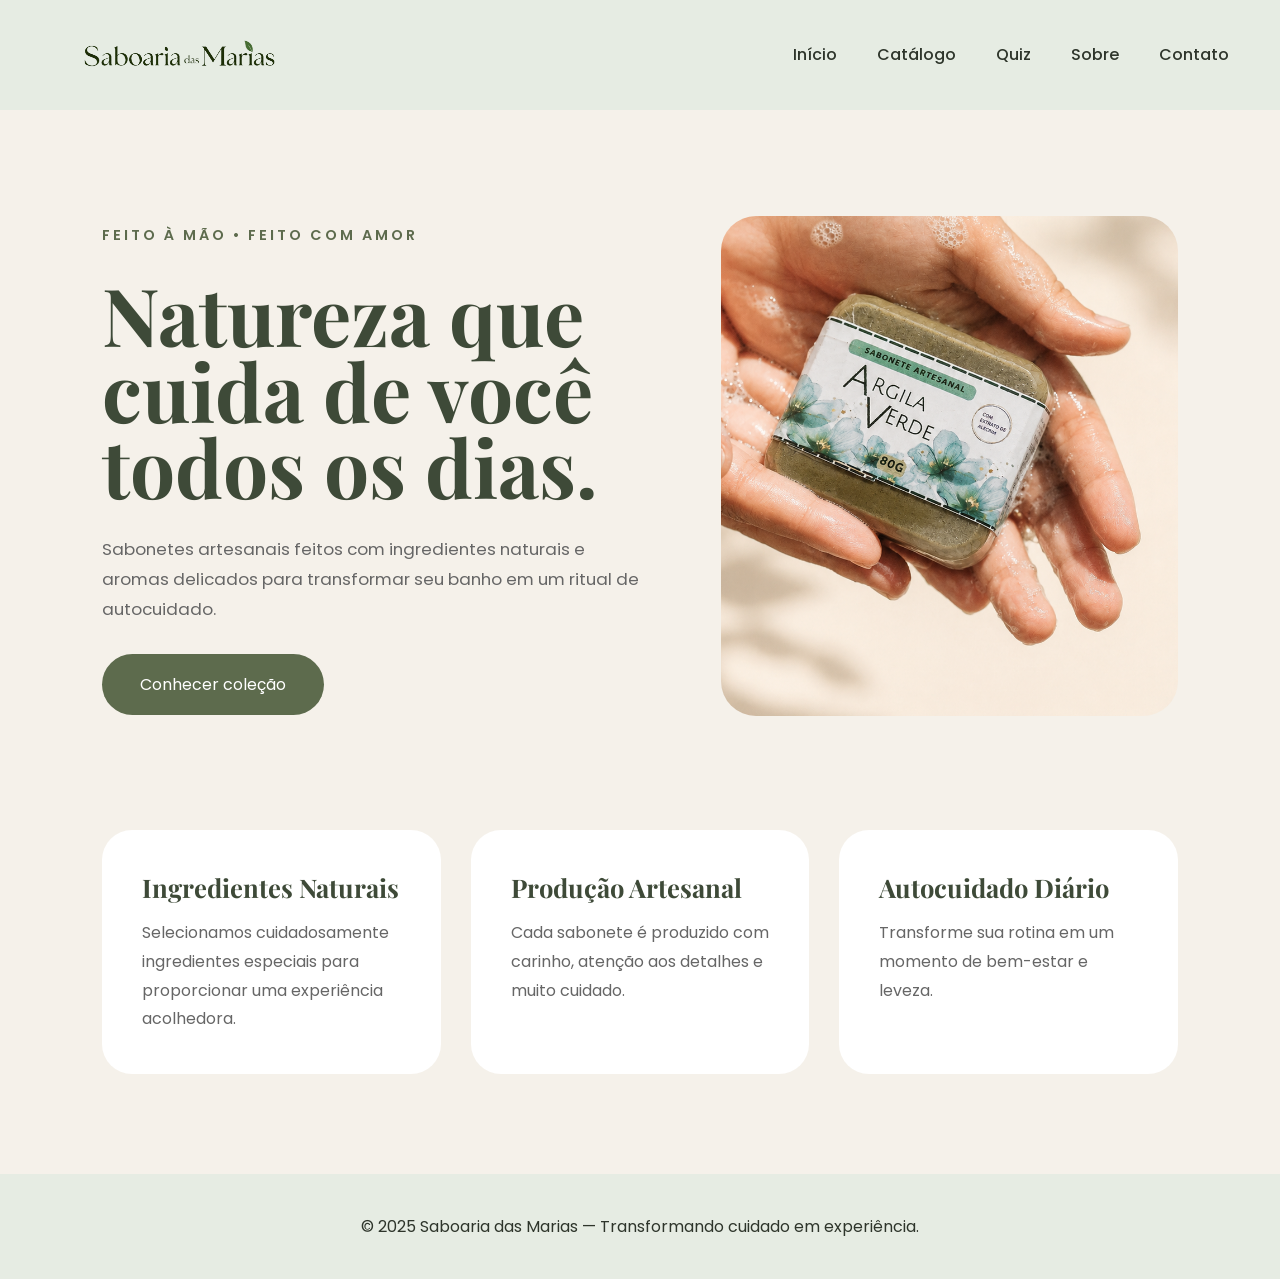
<file: index.html>
<!DOCTYPE html>
<html lang="pt-BR">

<head>

    <meta charset="UTF-8">

    <meta name="viewport" content="width=device-width, initial-scale=1.0">

    <title>Saboaria das Marias</title>

    <!-- FONTES -->
    <link rel="preconnect" href="https://fonts.googleapis.com">

    <link rel="preconnect" href="https://fonts.gstatic.com" crossorigin>

    <link
        href="https://fonts.googleapis.com/css2?family=Playfair+Display:wght@400;600;700&family=Poppins:wght@300;400;500;600&display=swap"
        rel="stylesheet">

    <!-- CSS -->
    <link rel="stylesheet" href="css/style.css">

</head>

<body>

    <!-- HEADER -->
    <header class="header">

        <img src="imagens/logo/logo.png" alt="Logo da Saboaria das Marias" class="logo">

        <nav>

            <ul class="nav-list">

                <li>
                    <a href="index.html">
                        Início
                    </a>
                </li>

                <li>
                    <a href="catalogo.html">
                        Catálogo
                    </a>
                </li>

                <li>
                    <a href="formulario.html">
                        Quiz
                    </a>
                </li>

                <li>
                    <a href="sobre.html">
                        Sobre
                    </a>
                </li>

                <li>
                    <a href="contato.html">
                        Contato
                    </a>
                </li>

            </ul>

        </nav>

    </header>

    <!-- HERO -->

    <main class="hero">

        <!-- TEXTO -->
        <section class="hero-texto">

            <span class="mini-texto">
                FEITO À MÃO • FEITO COM AMOR
            </span>

            <h1>
                Natureza que cuida de você todos os dias.
            </h1>

            <p>
                Sabonetes artesanais feitos com
                ingredientes naturais e aromas delicados
                para transformar seu banho em um ritual
                de autocuidado.
            </p>

            <a href="catalogo.html" class="btn-principal">

                Conhecer coleção

            </a>

        </section>

        <!-- IMAGEM -->
        <section class="hero-imagem">

            <img src="imagens/home/banner-principal.png" alt="Sabonetes artesanais">

        </section>

    </main>

    <!-- INFO -->
    <section class="info-home">

        <div class="info-card">

            <h3>
                Ingredientes Naturais
            </h3>

            <p>
                Selecionamos cuidadosamente
                ingredientes especiais para
                proporcionar uma experiência
                acolhedora.
            </p>

        </div>

        <div class="info-card">

            <h3>
                Produção Artesanal
            </h3>

            <p>
                Cada sabonete é produzido com
                carinho, atenção aos detalhes
                e muito cuidado.
            </p>

        </div>

        <div class="info-card">

            <h3>
                Autocuidado Diário
            </h3>

            <p>
                Transforme sua rotina em um
                momento de bem-estar e leveza.
            </p>

        </div>

    </section>

    <!-- FOOTER -->
    <footer class="footer">
        <p>© 2025 Saboaria das Marias — Transformando cuidado em experiência.</p>
    </footer>

</body>

</html>
</file>
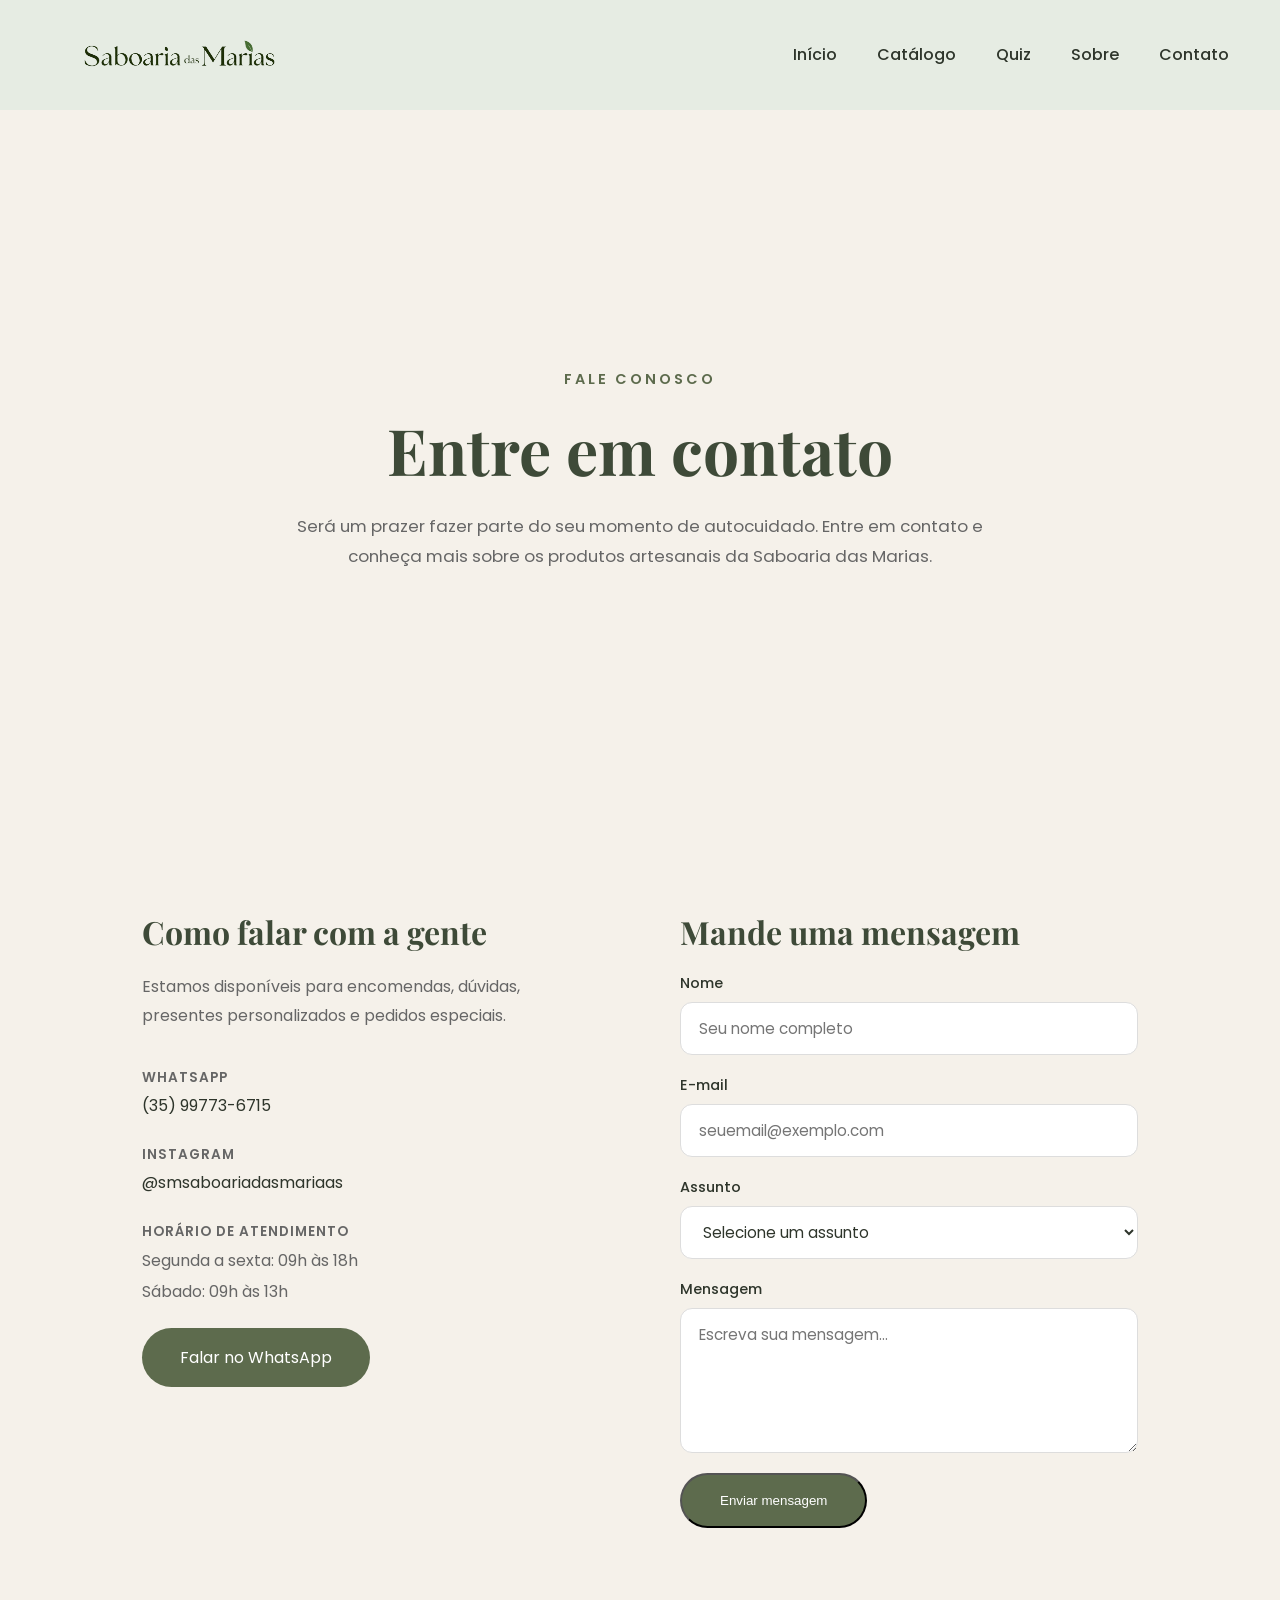
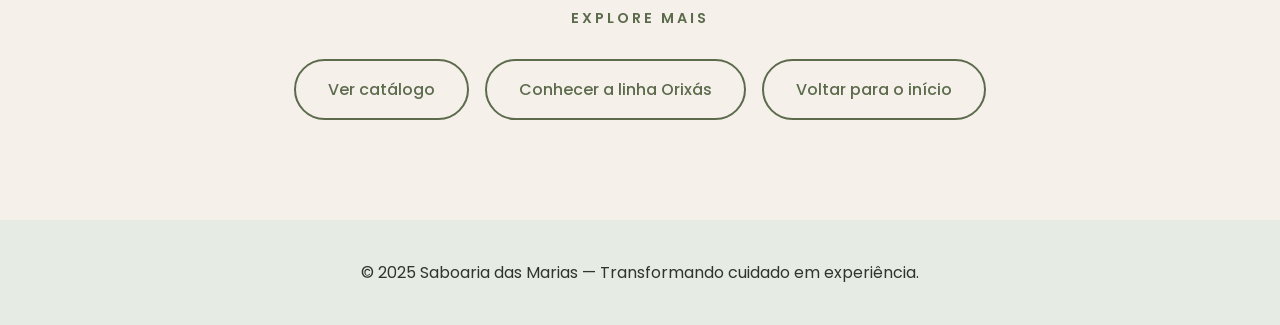
<file: contato.html>
<!DOCTYPE html>
<html lang="pt-BR">

<head>

    <meta charset="UTF-8">

    <meta name="viewport" content="width=device-width, initial-scale=1.0">

    <title>Contato — Saboaria das Marias</title>

    <!-- FONTES -->
    <link rel="preconnect" href="https://fonts.googleapis.com">

    <link rel="preconnect" href="https://fonts.gstatic.com" crossorigin>

    <link
        href="https://fonts.googleapis.com/css2?family=Playfair+Display:wght@400;600;700&family=Poppins:wght@300;400;500;600&display=swap"
        rel="stylesheet">

    <!-- CSS -->
    <link rel="stylesheet" href="css/style.css">

</head>

<body>

    <!-- HEADER -->
    <header class="header">

        <img src="imagens/logo/logo.png" alt="Logo da Saboaria das Marias" class="logo">

        <nav>

            <ul class="nav-list">

                <li><a href="index.html">Início</a></li>
                <li><a href="catalogo.html">Catálogo</a></li>
                <li><a href="formulario.html">Quiz</a></li>
                <li><a href="sobre.html">Sobre</a></li>
                <li><a href="contato.html">Contato</a></li>

            </ul>

        </nav>

    </header>

    <!-- HERO CONTATO -->
    <main class="hero hero-sobre hero-contato">

        <section class="hero-texto">

            <span class="mini-texto">
                FALE CONOSCO
            </span>

            <h1>
                Entre em contato
            </h1>

            <p>
                Será um prazer fazer parte do seu momento
                de autocuidado. Entre em contato e conheça
                mais sobre os produtos artesanais da
                Saboaria das Marias.
            </p>

        </section>

    </main>

    <!-- SEÇÃO CONTATO -->
    <section class="contato-secao">

        <!-- INFORMAÇÕES -->
        <div class="contato-info">

            <h2>Como falar com a gente</h2>

            <p class="contato-descricao">
                Estamos disponíveis para encomendas, dúvidas,
                presentes personalizados e pedidos especiais.
            </p>

            <ul class="contato-lista">

                <li>
                    <span class="contato-label">WhatsApp</span>
                    <a href="https://wa.me/5535997736715" target="_blank">
                        (35) 99773-6715
                    </a>
                </li>

                <li>
                    <span class="contato-label">Instagram</span>
                    <a href="https://instagram.com/smsaboariadasmariaas" target="_blank">
                        @smsaboariadasmariaas
                    </a>
                </li>

                <li>
                    <span class="contato-label">Horário de atendimento</span>
                    <span>Segunda a sexta: 09h às 18h</span>
                    <span>Sábado: 09h às 13h</span>
                </li>

            </ul>

            <a href="https://wa.me/5535997736715" target="_blank" class="btn-principal">
                Falar no WhatsApp
            </a>

        </div>

        <!-- FORMULÁRIO -->
        <div class="contato-formulario">

            <h2>Mande uma mensagem</h2>

            <form class="form-contato">

                <div class="form-grupo">
                    <label for="nome">Nome</label>
                    <input type="text" id="nome" placeholder="Seu nome completo">
                </div>

                <div class="form-grupo">
                    <label for="email">E-mail</label>
                    <input type="email" id="email" placeholder="seuemail@exemplo.com">
                </div>

                <div class="form-grupo">
                    <label for="assunto">Assunto</label>
                    <select id="assunto">
                        <option value="">Selecione um assunto</option>
                        <option>Encomenda</option>
                        <option>Presente personalizado</option>
                        <option>Dúvida sobre produtos</option>
                        <option>Pedido especial</option>
                    </select>
                </div>

                <div class="form-grupo">
                    <label for="mensagem">Mensagem</label>
                    <textarea id="mensagem" rows="5" placeholder="Escreva sua mensagem..."></textarea>
                </div>

                <button type="submit" class="btn-principal">
                    Enviar mensagem
                </button>

            </form>

        </div>

    </section>

    <!-- NAVEGAÇÃO FINAL -->
<section class="contato-nav">

    <p class="mini-texto">EXPLORE MAIS</p>

    <div class="contato-nav-botoes">

        <a href="catalogo.html"
           class="btn-outline">
            Ver catálogo
        </a>

        <a href="orixas.html"
           class="btn-outline">
            Conhecer a linha Orixás
        </a>

        <a href="index.html"
           class="btn-outline">
            Voltar para o início
        </a>

    </div>

</section>

    <!-- FOOTER -->
    <footer class="footer">
        <p>© 2025 Saboaria das Marias — Transformando cuidado em experiência.</p>
    </footer>

</body>

</html>
</file>
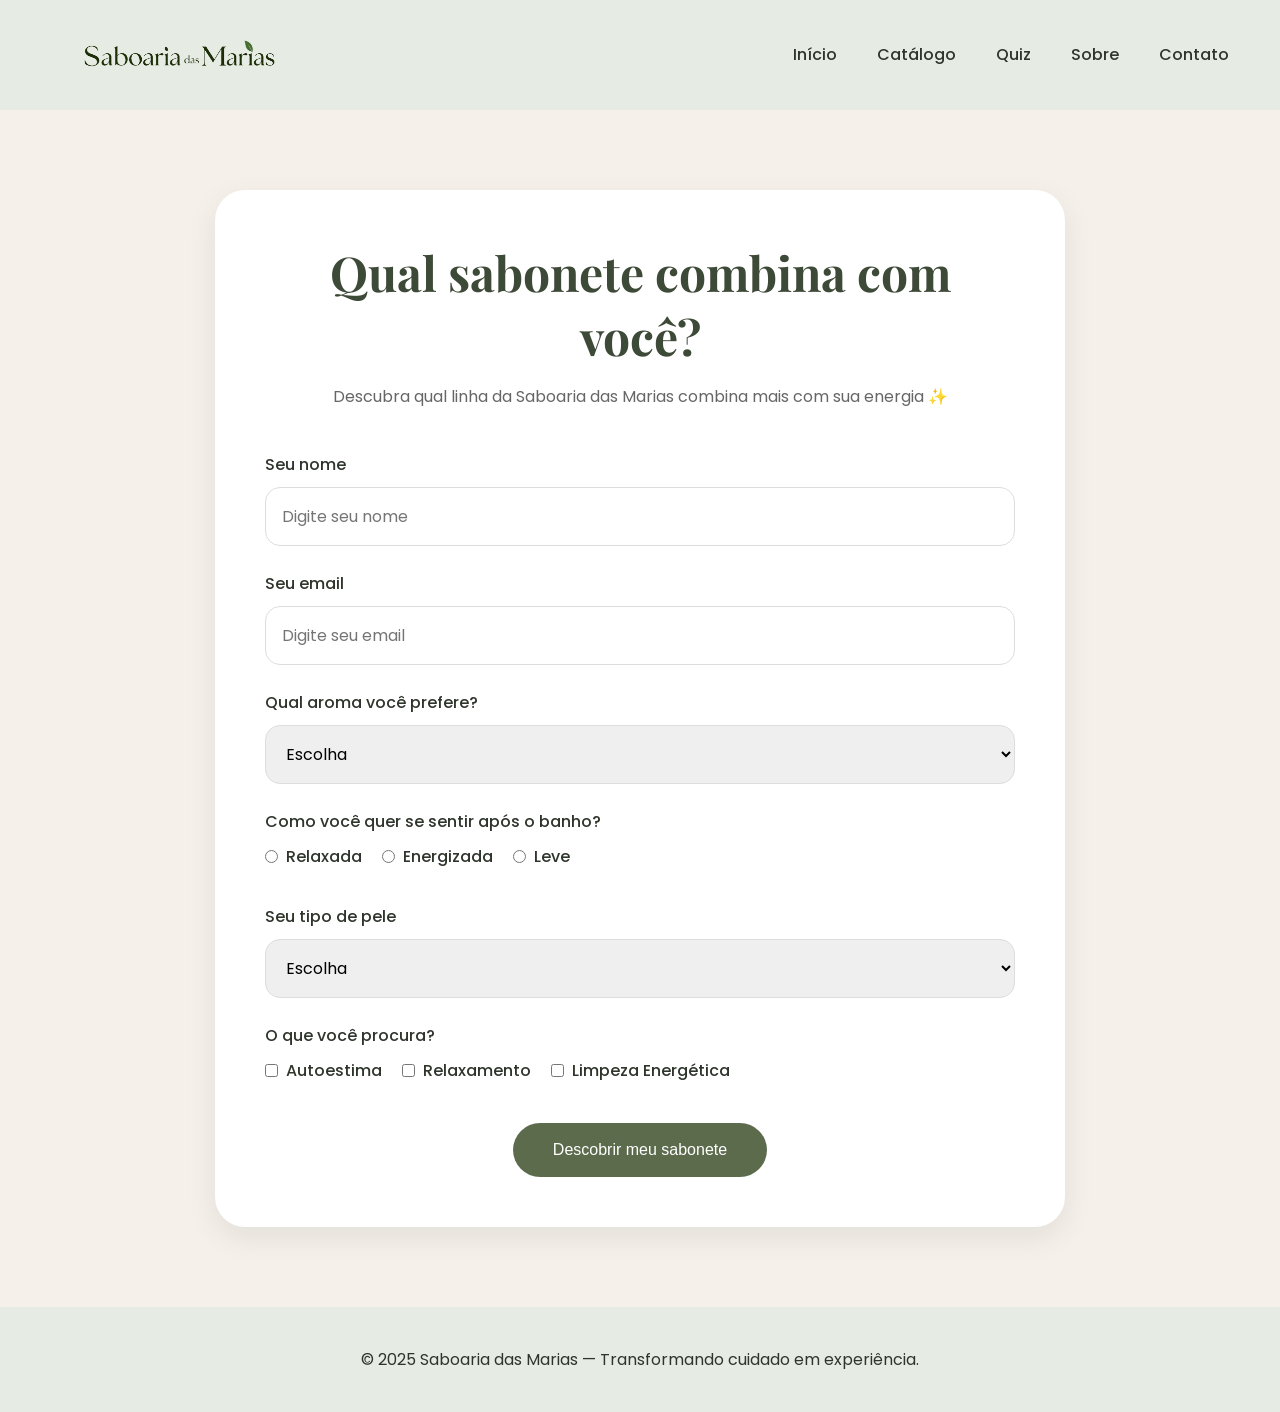
<file: formulario.html>
<!doctype html>
<html lang="pt-BR">

<head>

    <meta charset="UTF-8">
    <meta name="viewport" content="width=device-width, initial-scale=1.0">

    <title>Quiz | Saboaria das Marias</title>

    <link rel="preconnect" href="https://fonts.googleapis.com">
    <link rel="preconnect" href="https://fonts.gstatic.com" crossorigin>

    <link
        href="https://fonts.googleapis.com/css2?family=Playfair+Display:wght@400;600;700&family=Poppins:wght@300;400;500;600&display=swap"
        rel="stylesheet">

    <link rel="stylesheet" href="css/style.css">
    <link rel="stylesheet" href="css/formulario.css">

</head>

<body>

    <header class="header">

        <img src="imagens/logo/logo.png" alt="Logo da Saboaria das Marias" class="logo">

        <nav class="navbar">

            <ul class="nav-list">
                <li><a href="index.html">Início</a></li>
                <li><a href="catalogo.html">Catálogo</a></li>
                <li><a href="formulario.html">Quiz</a></li>
                <li><a href="sobre.html">Sobre</a></li>
                <li><a href="contato.html">Contato</a></li>
            </ul>

        </nav>

    </header>

    <main class="quiz-container">

        <section class="quiz-box">

            <h2>Qual sabonete combina com você?</h2>

            <p class="subtitulo">
                Descubra qual linha da Saboaria das Marias combina mais com sua energia ✨
            </p>

            <form id="quizForm">

                <div class="campo">
                    <label for="nome">Seu nome</label>
                    <input type="text" id="nome" placeholder="Digite seu nome">
                </div>

                <div class="campo">
                    <label for="email">Seu email</label>
                    <input type="email" id="email" placeholder="Digite seu email">
                </div>

                <div class="campo">
                    <label for="aroma">Qual aroma você prefere?</label>

                    <select id="aroma">
                        <option value="">Escolha</option>
                        <option value="floral">Floral</option>
                        <option value="herbal">Herbal</option>
                        <option value="suave">Suave</option>
                        <option value="intenso">Intenso</option>
                    </select>
                </div>

                <div class="campo">

                    <label>Como você quer se sentir após o banho?</label>

                    <div class="opcoes">
                        <label><input type="radio" name="banho" value="relaxada"> Relaxada</label>
                        <label><input type="radio" name="banho" value="energizada"> Energizada</label>
                        <label><input type="radio" name="banho" value="leve"> Leve</label>
                    </div>

                </div>

                <div class="campo">

                    <label for="pele">Seu tipo de pele</label>

                    <select id="pele">
                        <option value="">Escolha</option>
                        <option value="oleosa">Oleosa</option>
                        <option value="seca">Seca</option>
                        <option value="mista">Mista</option>
                    </select>

                </div>

                <div class="campo">

                    <label>O que você procura?</label>

                    <div class="checkbox-group">
                        <label><input type="checkbox" value="autoestima"> Autoestima</label>
                        <label><input type="checkbox" value="relaxamento"> Relaxamento</label>
                        <label><input type="checkbox" value="limpeza"> Limpeza Energética</label>
                    </div>

                </div>

                <button type="submit" class="btn-quiz">
                    Descobrir meu sabonete
                </button>

            </form>

            <div id="resultado"></div>

        </section>

    </main>

    <script src="js/formulario.js"></script>

    <!-- FOOTER -->
    <footer class="footer">
        <p>© 2025 Saboaria das Marias — Transformando cuidado em experiência.</p>
    </footer>

</body>

</html>
</file>
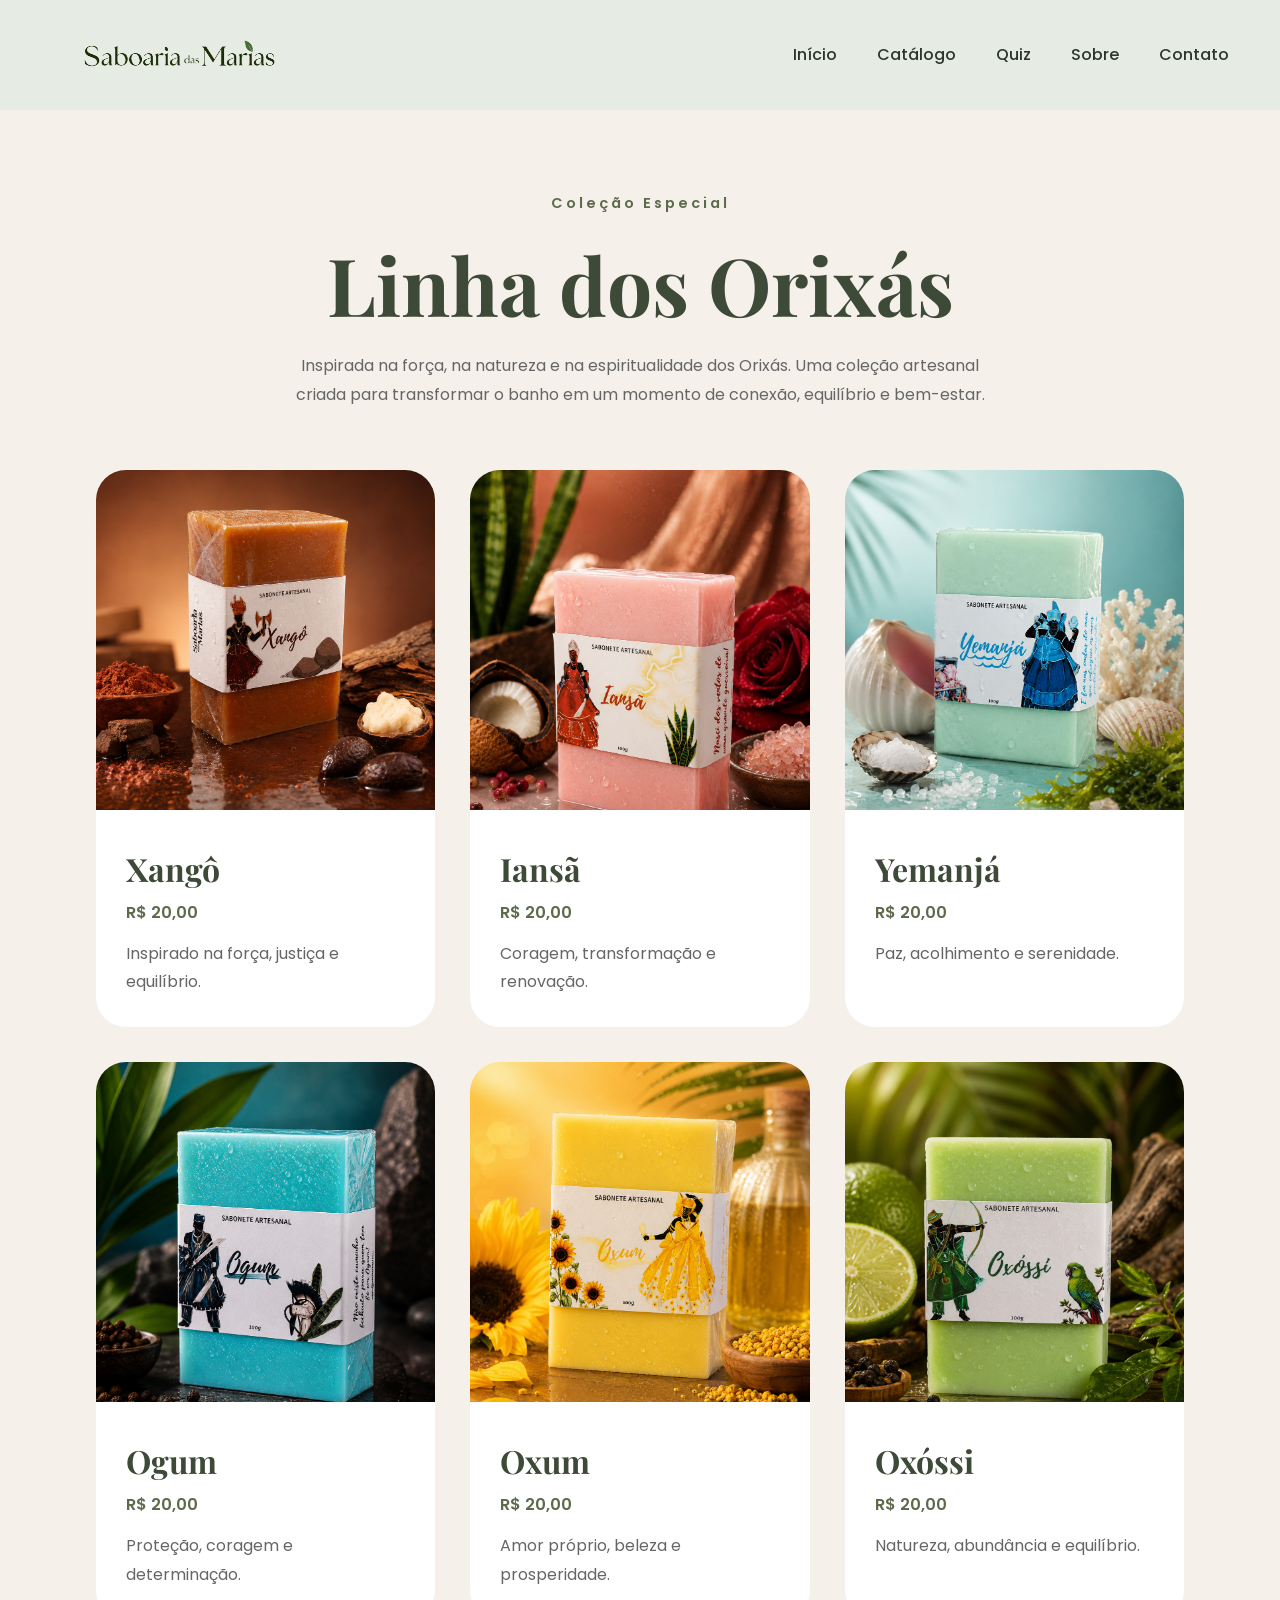
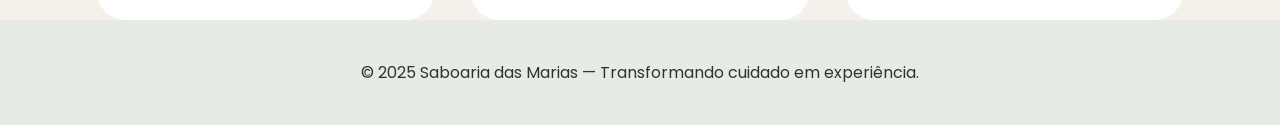
<file: orixas.html>
<!doctype html>
<html lang="pt-BR">

<head>

    <meta charset="UTF-8">

    <meta name="viewport" content="width=device-width, initial-scale=1.0">

    <title>Linha dos Orixás | Saboaria das Marias</title>

    <link rel="preconnect" href="https://fonts.googleapis.com">

    <link rel="preconnect" href="https://fonts.gstatic.com" crossorigin>

    <link
        href="https://fonts.googleapis.com/css2?family=Playfair+Display:wght@400;600;700&family=Poppins:wght@300;400;500;600&display=swap"
        rel="stylesheet">

    <link rel="stylesheet" href="css/style.css">
    <link rel="stylesheet" href="css/orixas.css">
    <link rel="stylesheet" href="css/responsivo.css">

</head>

<body>

    <header class="header">

        <img src="imagens/logo/logo.png" alt="Logo da Saboaria das Marias" class="logo">

        <nav class="navbar">

            <ul class="nav-list">

                <li><a href="index.html">Início</a></li>

                <li><a href="catalogo.html">Catálogo</a></li>

                <li><a href="formulario.html">Quiz</a></li>

                <li><a href="sobre.html">Sobre</a></li>

                <li><a href="contato.html">Contato</a></li>

            </ul>

        </nav>

    </header>

    <section class="hero-orixas">

        <span class="mini-texto">
            Coleção Especial
        </span>

        <h1>Linha dos Orixás</h1>

        <p>
            Inspirada na força, na natureza e na espiritualidade dos Orixás.
            Uma coleção artesanal criada para transformar o banho em um momento
            de conexão, equilíbrio e bem-estar.
        </p>

    </section>

    <main class="catalogo-orixas">

        <article class="card-orixa">

            <img src="imagens/produtos/orixas/xango.png" alt="Sabonete Xangô">

            <div class="info">

                <h3>Xangô</h3>

                <span>R$ 20,00</span>

                <p>
                    Inspirado na força, justiça e equilíbrio.
                </p>

            </div>

        </article>

        <article class="card-orixa">

            <img src="imagens/produtos/orixas/iansa.png" alt="Sabonete Iansã">

            <div class="info">

                <h3>Iansã</h3>

                <span>R$ 20,00</span>

                <p>
                    Coragem, transformação e renovação.
                </p>

            </div>

        </article>

        <article class="card-orixa">

            <img src="imagens/produtos/orixas/yemanja.png" alt="Sabonete Yemanjá">

            <div class="info">

                <h3>Yemanjá</h3>

                <span>R$ 20,00</span>

                <p>
                    Paz, acolhimento e serenidade.
                </p>

            </div>

        </article>

        <article class="card-orixa">

            <img src="imagens/produtos/orixas/ogum.png" alt="Sabonete Ogum">

            <div class="info">

                <h3>Ogum</h3>

                <span>R$ 20,00</span>

                <p>
                    Proteção, coragem e determinação.
                </p>

            </div>

        </article>

        <article class="card-orixa">

            <img src="imagens/produtos/orixas/oxum.png" alt="Sabonete Oxum">

            <div class="info">

                <h3>Oxum</h3>

                <span>R$ 20,00</span>

                <p>
                    Amor próprio, beleza e prosperidade.
                </p>

            </div>

        </article>

        <article class="card-orixa">

            <img src="imagens/produtos/orixas/oxossi.png" alt="Sabonete Oxóssi">

            <div class="info">

                <h3>Oxóssi</h3>

                <span>R$ 20,00</span>

                <p>
                    Natureza, abundância e equilíbrio.
                </p>

            </div>

        </article>
    </main>

    <!-- FOOTER -->
    <footer class="footer">
        <p>© 2025 Saboaria das Marias — Transformando cuidado em experiência.</p>
    </footer>
</body>

</html>
</file>
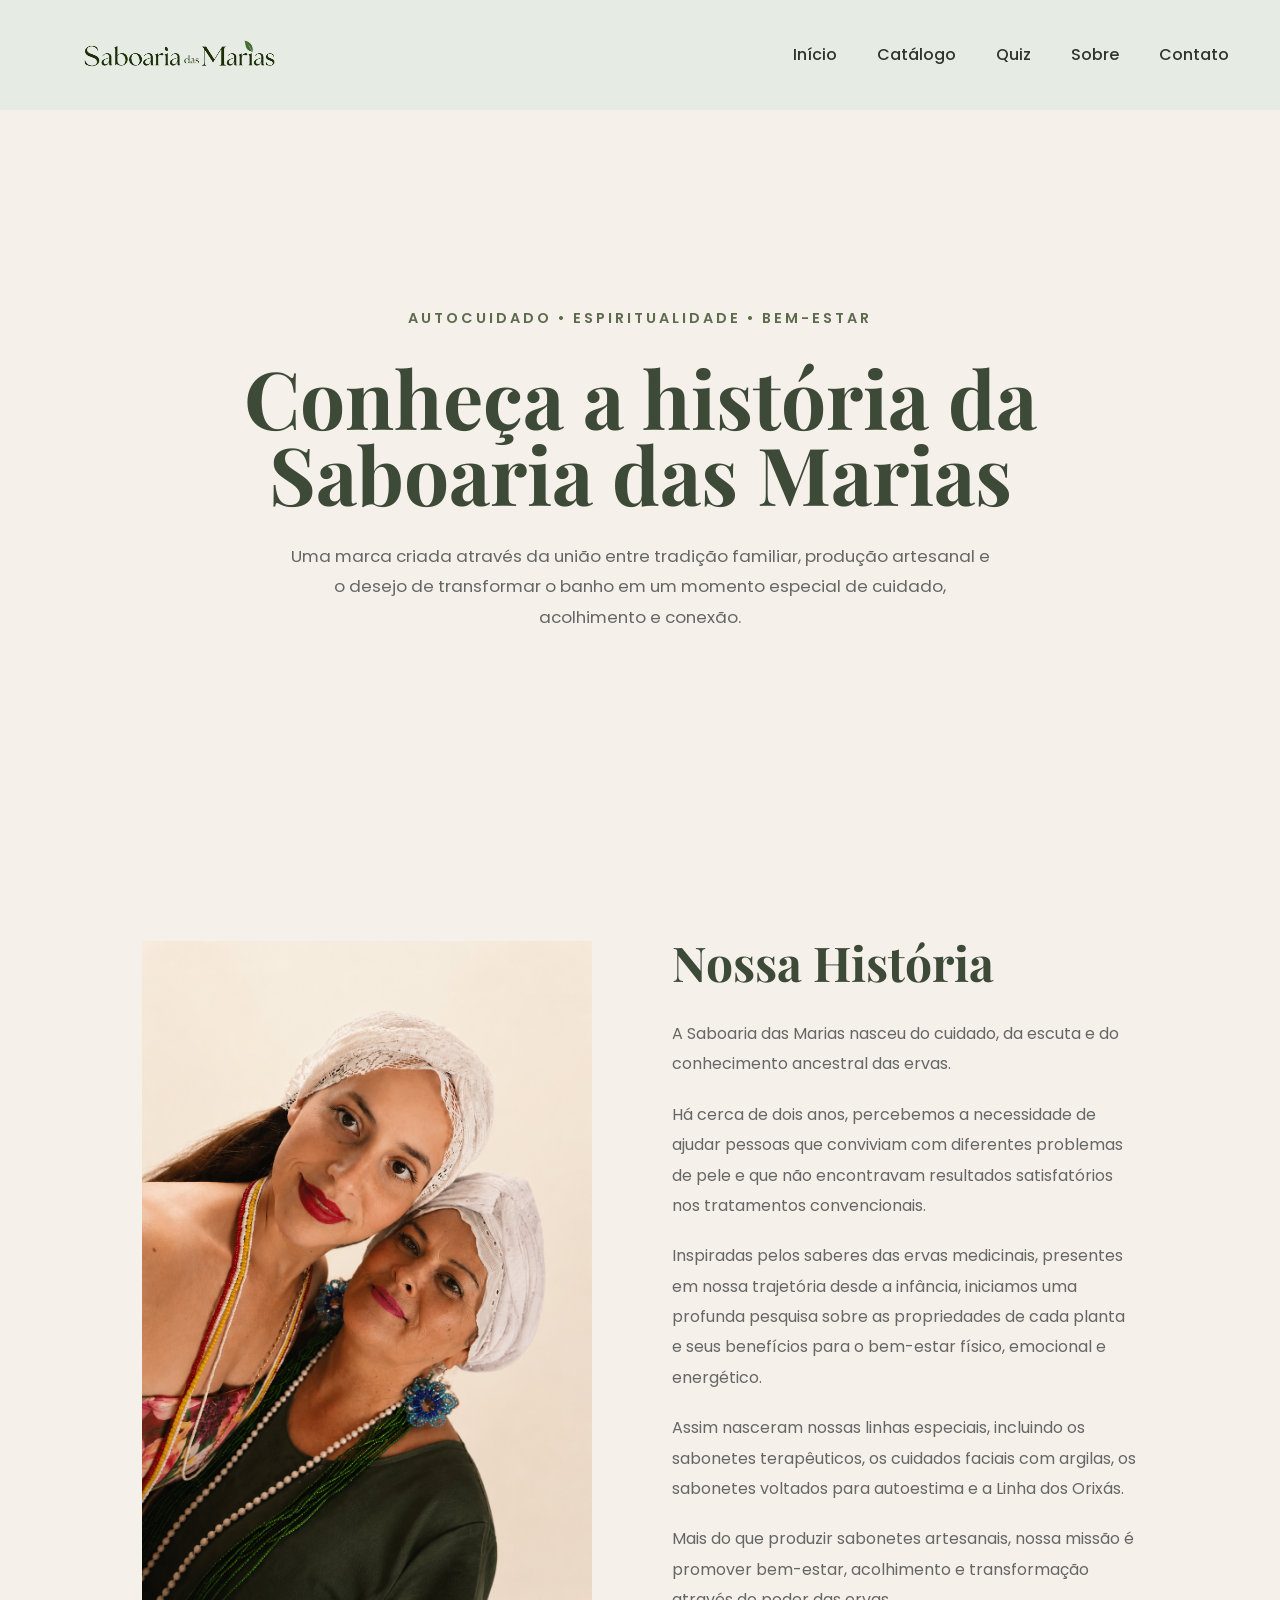
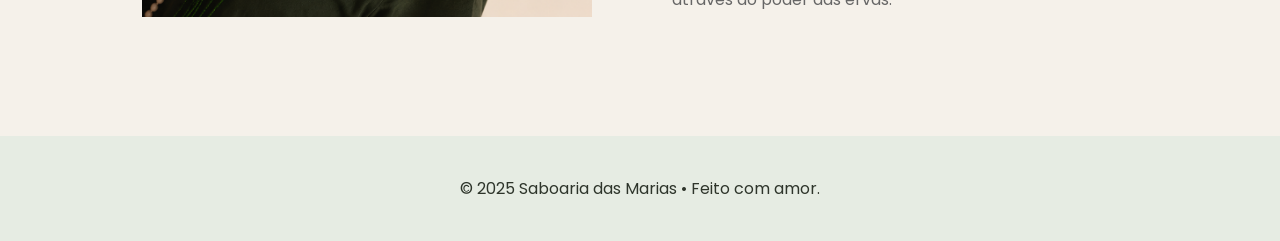
<file: sobre.html>
<!DOCTYPE html>
<html lang="pt-BR">

<head>

    <meta charset="UTF-8">

    <meta name="viewport"
          content="width=device-width, initial-scale=1.0">

    <title>Saboaria das Marias</title>

    <!-- FONTES -->
    <link rel="preconnect"
          href="https://fonts.googleapis.com">

    <link rel="preconnect"
          href="https://fonts.gstatic.com"
          crossorigin>

    <link href="https://fonts.googleapis.com/css2?family=Playfair+Display:wght@400;600;700&family=Poppins:wght@300;400;500;600&display=swap"
          rel="stylesheet">

    <!-- CSS -->
    <link rel="stylesheet"
          href="css/style.css">

</head>

<body>

    <!-- HEADER -->
    <header class="header">

        <img src="imagens/logo/logo.png"
             alt="Logo da Saboaria das Marias"
             class="logo">

        <nav>

            <ul class="nav-list">

                <li>
                    <a href="index.html">
                        Início
                    </a>
                </li>

                <li>
                    <a href="catalogo.html">
                        Catálogo
                    </a>
                </li>

                <li>
                    <a href="formulario.html">
                        Quiz
                    </a>
                </li>

                <li>
                    <a href="sobre.html">
                        Sobre
                    </a>
                </li>

                <li>
                    <a href="contato.html">
                        Contato
                    </a>
                </li>

            </ul>

        </nav>

    </header>

    <main class="hero hero-sobre">

    <section class="hero-texto">

        <span class="mini-texto">
            AUTOCUIDADO • ESPIRITUALIDADE • BEM-ESTAR
        </span>

        <h1>
            Conheça a história da Saboaria das Marias
        </h1>

        <p>
            Uma marca criada através da união entre tradição familiar,
            produção artesanal e o desejo de transformar o banho em um
            momento especial de cuidado, acolhimento e conexão.
        </p>

    </section>

</main>

<section class="historia">

    <div class="historia-imagem">

        <img src="imagens/sobre/simone-bruna.png"
             alt="Simone e Bruna Maria">

    </div>

    <div class="historia-texto">

        <h2>Nossa História</h2>

        <p>
            A Saboaria das Marias nasceu do cuidado, da escuta e do
            conhecimento ancestral das ervas.
        </p>

        <p>
            Há cerca de dois anos, percebemos a necessidade de ajudar
            pessoas que conviviam com diferentes problemas de pele e que
            não encontravam resultados satisfatórios nos tratamentos
            convencionais.
        </p>

        <p>
            Inspiradas pelos saberes das ervas medicinais, presentes em
            nossa trajetória desde a infância, iniciamos uma profunda
            pesquisa sobre as propriedades de cada planta e seus
            benefícios para o bem-estar físico, emocional e energético.
        </p>

        <p>
            Assim nasceram nossas linhas especiais, incluindo os
            sabonetes terapêuticos, os cuidados faciais com argilas,
            os sabonetes voltados para autoestima e a Linha dos Orixás.
        </p>

        <p>
            Mais do que produzir sabonetes artesanais, nossa missão é
            promover bem-estar, acolhimento e transformação através do
            poder das ervas.
        </p>

    </div>

</section>

<footer class="footer">

    <p>© 2025 Saboaria das Marias • Feito com amor.</p>

</footer>

</body>

</html>
</file>
<file: css/style.css>
/* RESET */

* {

    margin: 0;

    padding: 0;

    box-sizing: border-box;
}

/* CORES */

:root {

    --fundo: #F5F1EA;

    --verde: #5D6B4D;

    --verde-escuro: #3E4A38;

    --texto: #2E352B;

    --texto-claro: #666666;

    --branco: #FFFFFF;
}

/* BODY */

body {

    background: var(--fundo);

    font-family: 'Poppins', sans-serif;

    color: var(--texto);

    overflow-x: hidden;
}

/* HEADER */

.header {
    width: 100%;
    padding: 5px 4%;
    display: flex;
    justify-content: space-between;
    align-items: center;
    position: sticky;
    top: 0;
    background-color: #e6ece3;
    z-index: 100;
}

/* LOGO */

.logo {
    width: 250px;
    height: auto;
    object-fit: contain;
}

/* MENU */

.nav-list {

    display: flex;

    gap: 40px;

    list-style: none;
}

.nav-list a {

    text-decoration: none;

    color: var(--texto);

    font-weight: 500;

    transition: 0.3s;
}

.nav-list a:hover {

    color: var(--verde);
}

/* HERO */

.hero {
    min-height: 80vh;

    padding: 40px 8%;

    display: grid;

    grid-template-columns: 1.1fr 0.9fr;

    align-items: center;

    gap: 60px;
}

/* TEXTO */

.hero-texto {

    display: flex;

    flex-direction: column;

    gap: 30px;
}

/* MINI TEXTO */

.mini-texto {

    color: var(--verde);

    letter-spacing: 3px;

    font-size: 0.9rem;

    font-weight: 600;
}

/* TITULO */

.hero-texto h1 {
    font-size: 5rem;

    line-height: 0.95;

    font-family: 'Playfair Display', serif;

    color: var(--verde-escuro);
}

/* DESCRIÇÃO */

.hero-texto p {
    max-width: 550px;

    line-height: 1.8;

    color: var(--texto-claro);

    font-size: 1.05rem;
}

/* BOTÃO */

.btn-principal {

    width: fit-content;

    padding: 18px 38px;

    border-radius: 50px;

    background: var(--verde);

    color: white;

    text-decoration: none;

    transition: 0.3s;
}

.btn-principal:hover {

    background: var(--verde-escuro);

    transform: translateY(-4px);
}

.hero-botoes {
    display: flex;
    justify-content: center;
    margin-top: 30px;
}

/* IMAGEM */

.hero-imagem img {

    width: 100%;

    height: 500px;

    object-fit: cover;

    border-radius: 35px;
}

/* INFO */

.info-home {

    padding: 0 8% 100px;

    display: grid;

    grid-template-columns:
        repeat(auto-fit, minmax(250px, 1fr));

    gap: 30px;
}

/* CARD */

.info-card {

    background: white;

    padding: 40px;

    border-radius: 30px;
}

.info-card h3 {

    margin-bottom: 15px;

    font-size: 1.6rem;

    font-family: 'Playfair Display', serif;

    color: var(--verde-escuro);
}

.info-card p {

    line-height: 1.8;

    color: var(--texto-claro);
}

/* RESPONSIVO */

@media(max-width:950px) {

    .hero {

        grid-template-columns: 1fr;
    }

    .hero-texto h1 {

        font-size: 4rem;
    }
}

@media(max-width:600px) {

    .header {

        flex-direction: column;

        gap: 20px;
    }

    .nav-list {

        flex-wrap: wrap;

        justify-content: center;

        gap: 20px;
    }

    .hero-texto h1 {

        font-size: 3rem;
    }

    .hero-imagem img {

        height: 500px;
    }
}

/* PÁGINA SOBRE */

.hero-sobre {
    grid-template-columns: 1fr;
    text-align: center;
}

.hero-sobre .hero-texto {
    display: flex;
    flex-direction: column;
    align-items: center;
    justify-content: center;
}

.hero-sobre .hero-texto p {
    max-width: 700px;
}

/* SOBRE */

.historia {
    max-width: 1200px;
    margin: 100px auto;
    padding: 0 8%;
    display: grid;
    grid-template-columns: 450px 1fr;
    align-items: center;
    gap: 80px;
}

.historia-imagem img {
    width: 100%;
    object-fit: contain;
}

.historia-texto h2 {
    font-size: 3rem;
    margin-bottom: 25px;
    font-family: 'Playfair Display', serif;
    color: var(--verde-escuro);
}

.historia-texto p {
    margin-bottom: 20px;
    line-height: 1.9;
    color: var(--texto-claro);
}

.valores {
    max-width: 1200px;
    margin: 0 auto 100px;
    padding: 0 8%;
    display: grid;
    grid-template-columns: repeat(3, 1fr);
    gap: 30px;
}

.footer {
    text-align: center;
    padding: 40px;
    background: #e6ece3;
}

.footer p {
    color: var(--texto);
}

@media(max-width:900px) {

    .historia {
        grid-template-columns: 1fr;
        text-align: center;
    }

    .valores {
        grid-template-columns: 1fr;
    }
}

/* PÁGINA CONTATO */

.hero-contato .hero-texto h1 {
    font-size: 4rem;
}

.contato-secao {
    max-width: 1200px;
    margin: 80px auto;
    padding: 0 8%;
    display: grid;
    grid-template-columns: 1fr 1fr;
    gap: 80px;
    align-items: start;
}

.contato-info h2,
.contato-formulario h2 {
    font-family: 'Playfair Display', serif;
    font-size: 2rem;
    color: var(--verde-escuro);
    margin-bottom: 20px;
}

.contato-descricao {
    color: var(--texto-claro);
    line-height: 1.8;
    margin-bottom: 35px;
}

.contato-lista {
    list-style: none;
    display: flex;
    flex-direction: column;
    gap: 25px;
    margin-bottom: 40px;
}

.contato-lista li {
    display: flex;
    flex-direction: column;
    gap: 4px;
}

.contato-label {
    font-weight: 600;
    font-size: 0.85rem;
    letter-spacing: 1px;
    color: var(--verde);
    text-transform: uppercase;
}

.contato-lista a {
    color: var(--texto);
    text-decoration: none;
    transition: 0.3s;
}

.contato-lista a:hover {
    color: var(--verde);
}

.contato-lista span {
    color: var(--texto-claro);
    line-height: 1.7;
}

.form-contato {
    display: flex;
    flex-direction: column;
    gap: 20px;
}

.form-grupo {
    display: flex;
    flex-direction: column;
    gap: 8px;
}

.form-grupo label {
    font-weight: 500;
    font-size: 0.9rem;
    color: var(--texto);
}

.form-grupo input,
.form-grupo select,
.form-grupo textarea {
    padding: 14px 18px;
    border: 1.5px solid #ddd;
    border-radius: 12px;
    font-family: 'Poppins', sans-serif;
    font-size: 0.95rem;
    color: var(--texto);
    background: var(--branco);
    transition: 0.3s;
    outline: none;
}

.form-grupo input:focus,
.form-grupo select:focus,
.form-grupo textarea:focus {
    border-color: var(--verde);
}

.form-grupo textarea {
    resize: vertical;
}

@media(max-width:900px) {
    .contato-secao {
        grid-template-columns: 1fr;
        gap: 60px;
    }
}

.contato-nav {
    text-align: center;
    padding: 0 8% 100px;
    display: flex;
    flex-direction: column;
    align-items: center;
    gap: 30px;
}

.contato-nav-botoes {
    display: flex;
    flex-wrap: wrap;
    justify-content: center;
    gap: 16px;
}

.btn-outline {
    padding: 16px 32px;
    border-radius: 50px;
    border: 2px solid var(--verde);
    color: var(--verde);
    text-decoration: none;
    font-weight: 500;
    transition: 0.3s;
}

.btn-outline:hover {
    background: var(--verde);
    color: var(--branco);
    transform: translateY(-4px);
}
</file>
<file: css/formulario.css>
/* QUIZ */

.quiz-container{
    display:flex;
    justify-content:center;
    padding:80px 8%;
}

.quiz-box{
    width:100%;
    max-width:850px;

    background:white;

    padding:50px;

    border-radius:30px;

    box-shadow:0 10px 30px rgba(0,0,0,.08);
}

.quiz-box h2{
    text-align:center;

    font-family:'Playfair Display', serif;

    color:var(--verde-escuro);

    font-size:3rem;

    margin-bottom:15px;
}

.subtitulo{
    text-align:center;

    color:var(--texto-claro);

    margin-bottom:40px;

    line-height:1.8;
}

.campo{
    margin-bottom:25px;
}

.campo label{
    display:block;

    margin-bottom:10px;

    font-weight:500;
}

input[type="text"],
input[type="email"],
select{
    width:100%;

    padding:16px;

    border:1px solid #ddd;

    border-radius:15px;

    font-size:1rem;

    font-family:'Poppins', sans-serif;

    transition:.3s;
}

input[type="text"]:focus,
input[type="email"]:focus,
select:focus{
    border-color:var(--verde);

    outline:none;
}

.opcoes,
.checkbox-group{
    display:flex;

    gap:20px;

    flex-wrap:wrap;
}

.opcoes label,
.checkbox-group label{
    display:flex;

    align-items:center;

    gap:8px;
}

.btn-quiz{
    display:block;

    margin:30px auto 0;

    padding:18px 40px;

    border:none;

    border-radius:50px;

    background:var(--verde);

    color:white;

    font-size:1rem;

    cursor:pointer;

    transition:.3s;
}

.btn-quiz:hover{
    background:var(--verde-escuro);

    transform:translateY(-3px);
}

#resultado{
    margin-top:40px;

    padding:25px;

    border-radius:20px;

    background:#eef3ea;

    border-left:5px solid var(--verde);

    display:none;

    line-height:1.8;
}

@media(max-width:768px){

    .quiz-box{
        padding:30px;
    }

    .quiz-box h2{
        font-size:2.2rem;
    }

    .btn-quiz{
        width:100%;
    }
}
</file>
<file: css/orixas.css>
.hero-orixas{
    max-width:900px;
    margin:80px auto 60px;
    text-align:center;
    padding:0 20px;
}

.hero-orixas h1{
    font-family:'Playfair Display',serif;
    font-size:5rem;
    color:var(--verde-escuro);
    margin:15px 0;
}

.hero-orixas p{
    color:var(--texto-claro);
    line-height:1.8;
    max-width:700px;
    margin:auto;
}

.banner-orixas{
    width:85%;
    margin:0 auto 80px;
}

.banner-orixas img{
    width:100%;
    height:600px;
    object-fit:cover;
    border-radius:35px;
}

.catalogo-orixas{
    width:85%;
    margin:auto;

    display:grid;
    grid-template-columns:repeat(3,1fr);
    gap:35px;
}

.card-orixa{
    background:white;
    border-radius:30px;
    overflow:hidden;

    transition:.3s;
}

.card-orixa:hover{
    transform:translateY(-8px);
}

.card-orixa img{
    width:100%;
    height:340px;
    object-fit:cover;
}

.info{
    padding:30px;
}

.info h3{
    font-family:'Playfair Display',serif;
    font-size:2rem;
    color:var(--verde-escuro);
    margin-bottom:10px;
}

.info span{
    display:block;
    color:var(--verde);
    font-weight:600;
    margin-bottom:15px;
}

.info p{
    color:var(--texto-claro);
    line-height:1.8;
}

.frase-final{
    width:85%;
    margin:120px auto;

    text-align:center;
}

.frase-final h2{
    font-family:'Playfair Display',serif;
    font-size:4rem;
    color:var(--verde-escuro);
}

@media(max-width:900px){

    .catalogo-orixas{
        grid-template-columns:1fr;
    }

    .hero-orixas h1{
        font-size:3rem;
    }

    .banner-orixas img{
        height:350px;
    }

    .frase-final h2{
        font-size:2.5rem;
    }
}
</file>
<file: css/responsivo.css>
@media(max-width:900px){

    .hero-catalogo h1{

        font-size:3.5rem;
    }
}

@media(max-width:600px){

    .header{

        flex-direction:column;

        gap:20px;
    }

    .nav-list{

        flex-wrap:wrap;

        justify-content:center;

        gap:15px;
    }

    .hero-catalogo h1{

        font-size:2.7rem;
    }
}
</file>
